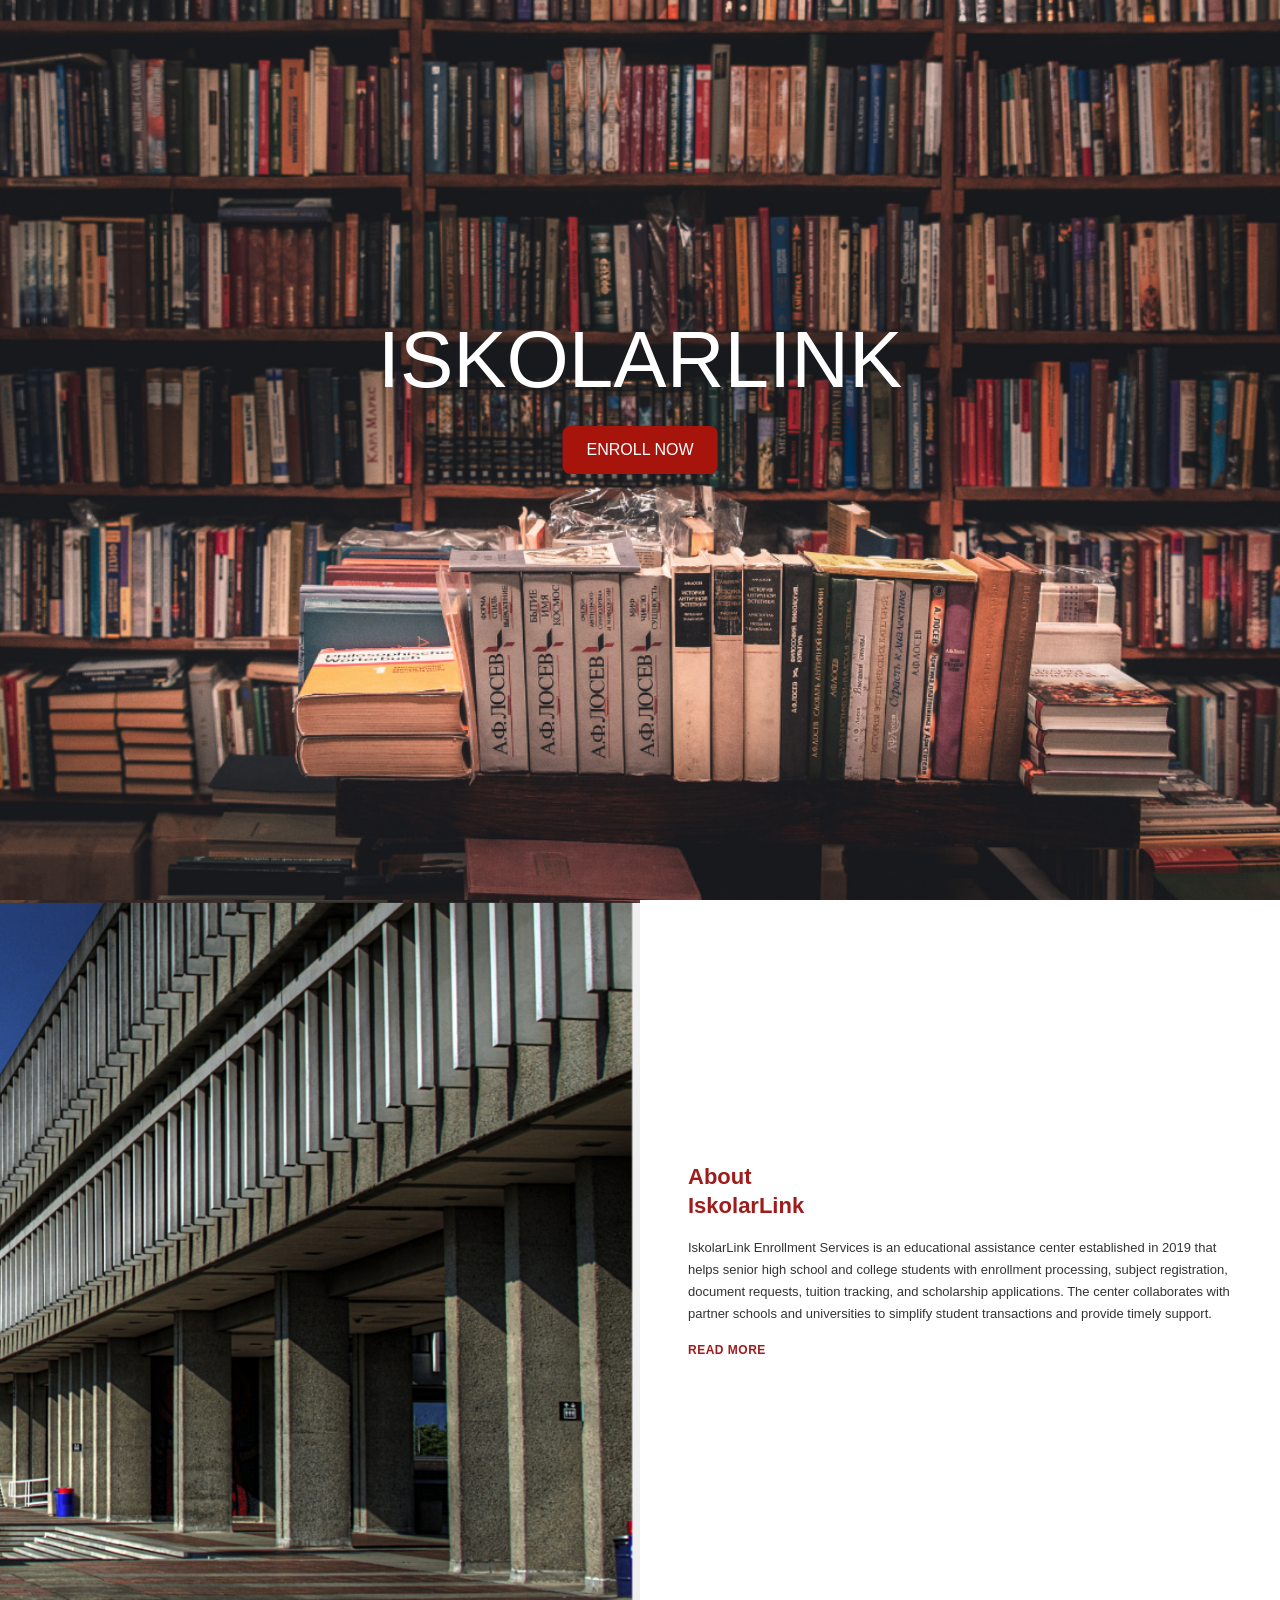
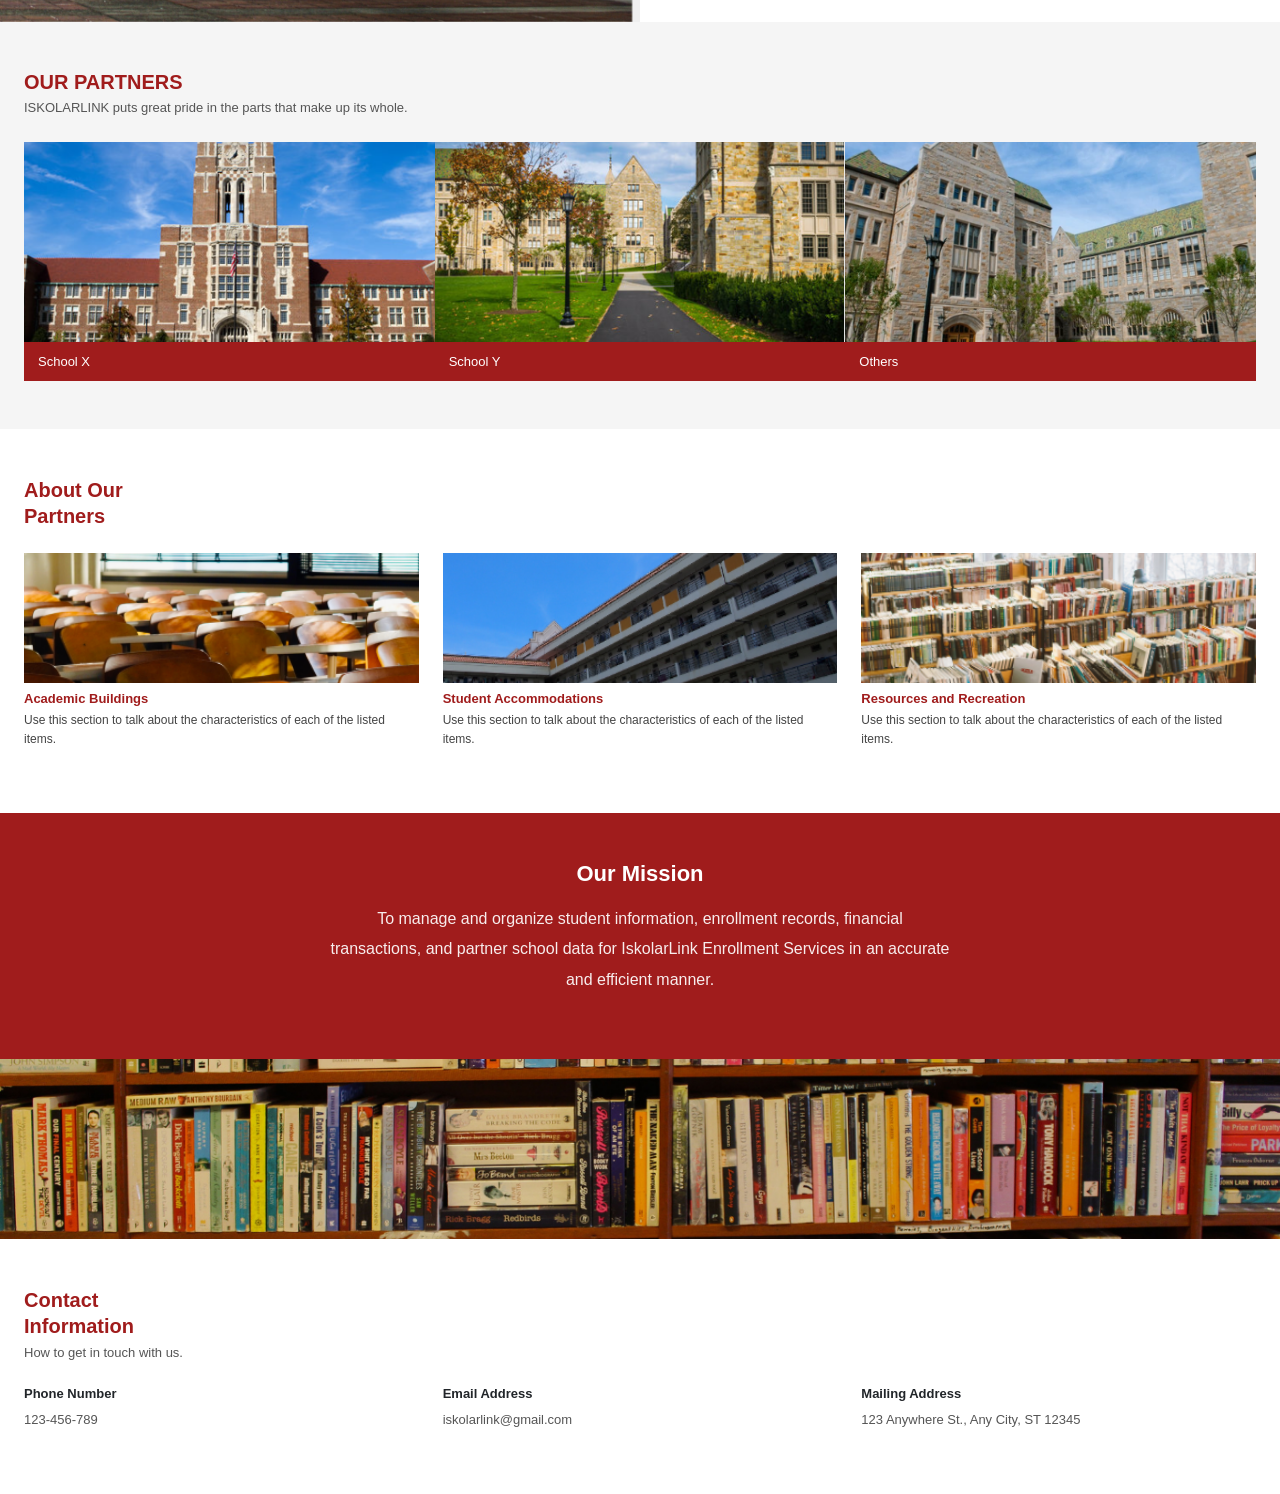
<file: index.html>
<!DOCTYPE html>
<html lang="en">
<head>
  <meta charset="UTF-8">
  <meta name="viewport" content="width=device-width, initial-scale=1.0">
  <title>IskolarLink Enrollment Services</title>
  <link href="https://cdn.jsdelivr.net/npm/bootstrap@5.3.3/dist/css/bootstrap.min.css" rel="stylesheet">
  <link rel="stylesheet" href="./styles/index.css">
</head>
<body>

  <!-- Hero -->
  <div class="hero-container">
  <img src="../assets/IskolarLinkBanner.png" alt="Bookshelf" class="hero-img">
  <h1 class="title">ISKOLARLINK</h1>
  <button class="enroll-btn">ENROLL NOW</button>
</div>

  <!-- About Section -->
  <div class="row g-0">
    <div class="col-md-6">
      <img src="../assets/IskolarLinkAbout.png" alt="Building" class="about-img">
    </div>
    <div class="col-md-6 bg-white p-4 p-lg-5 d-flex flex-column justify-content-center">
      <h2 class="text-darkred fw-bold mb-3" style="font-size:22px; line-height:1.3;">About<br>IskolarLink</h2>
      <p style="font-size:13px; line-height:1.7; color:#333;">IskolarLink Enrollment Services is an educational assistance center established in 2019 that helps senior high school and college students with enrollment processing, subject registration, document requests, tuition tracking, and scholarship applications. The center collaborates with partner schools and universities to simplify student transactions and provide timely support.</p>
      <a href="#" class="read-more">READ MORE</a>
    </div>
  </div>

  <!-- Our Partners -->
  <div class="px-4 py-5" style="background:#f5f5f5;">
    <h2 class="text-darkred fw-bold text-uppercase mb-1" style="font-size:20px;">OUR PARTNERS</h2>
    <p class="mb-4" style="font-size:13px; color:#555;">ISKOLARLINK puts great pride in the parts that make up its whole.</p>
    <div class="row g-0">
      <div class="col-md-4">
        <img src="../assets/IskolarLinkSchoolX.png" alt="School X" class="partner-img">
        <div class="partner-label">School X</div>
      </div>
      <div class="col-md-4">
        <img src="../assets/IskolarLinkSchoolY.png" alt="School Y" class="partner-img">
        <div class="partner-label">School Y</div>
      </div>
      <div class="col-md-4">
        <img src="../assets/IskolarLinkSchoolOthers.png" alt="Others" class="partner-img">
        <div class="partner-label">Others</div>
      </div>
    </div>
  </div>

  <!-- About Our Partners -->
  <div class="px-4 py-5 bg-white">
    <h2 class="text-darkred fw-bold mb-4" style="font-size:20px; line-height:1.3;">About Our<br>Partners</h2>
    <div class="row g-4">
      <div class="col-md-4">
        <img src="../assets/IskolarLinkPartners1.png" alt="Academic Buildings" class="ap-img mb-2">
        <h4 class="ap-title mb-1">Academic Buildings</h4>
        <p style="font-size:12px; color:#444; line-height:1.6;">Use this section to talk about the characteristics of each of the listed items.</p>
      </div>
      <div class="col-md-4">
        <img src="../assets/IskolarLinkPartners2.png" alt="Student Accommodations" class="ap-img mb-2">
        <h4 class="ap-title mb-1">Student Accommodations</h4>
        <p style="font-size:12px; color:#444; line-height:1.6;">Use this section to talk about the characteristics of each of the listed items.</p>
      </div>
      <div class="col-md-4">
        <img src="../assets/IskolarLinkPartners3.png" alt="Resources and Recreation" class="ap-img mb-2">
        <h4 class="ap-title mb-1">Resources and Recreation</h4>
        <p style="font-size:12px; color:#444; line-height:1.6;">Use this section to talk about the characteristics of each of the listed items.</p>
      </div>
    </div>
  </div>

  <!-- Mission -->
  <div class="bg-darkred text-white text-center py-5 px-4">
    <h2 class="fw-bold mb-3" style="font-size:22px;">Our Mission</h2>
    <p class="mx-auto" style="font-size:16px; line-height:1.9; max-width:620px; color:rgba(255,255,255,0.92);">
      To manage and organize student information, enrollment records, financial transactions, and partner school data for IskolarLink Enrollment Services in an accurate and efficient manner.
    </p>
  </div>

  <!-- Footer Banner -->
  <img src="../assets/IskolarLinkFooter.png" alt="Books" class="footer-banner">

  <!-- Contact -->
  <div class="px-4 py-5 bg-white">
    <h2 class="text-darkred fw-bold mb-1" style="font-size:20px; line-height:1.3;">Contact<br>Information</h2>
    <p class="mb-4" style="font-size:13px; color:#555;">How to get in touch with us.</p>
    <div class="row g-4">
      <div class="col-md-4">
        <h6 class="fw-bold" style="font-size:13px;">Phone Number</h6>
        <p style="font-size:13px; color:#555;">123-456-789</p>
      </div>
      <div class="col-md-4">
        <h6 class="fw-bold" style="font-size:13px;">Email Address</h6>
        <p style="font-size:13px; color:#555;">iskolarlink@gmail.com</p>
      </div>
      <div class="col-md-4">
        <h6 class="fw-bold" style="font-size:13px;">Mailing Address</h6>
        <p style="font-size:13px; color:#555;">123 Anywhere St., Any City, ST 12345</p>
      </div>
    </div>
  </div>

  <script src="https://cdn.jsdelivr.net/npm/bootstrap@5.3.3/dist/js/bootstrap.bundle.min.js"></script>
</body>
</html>
</file>
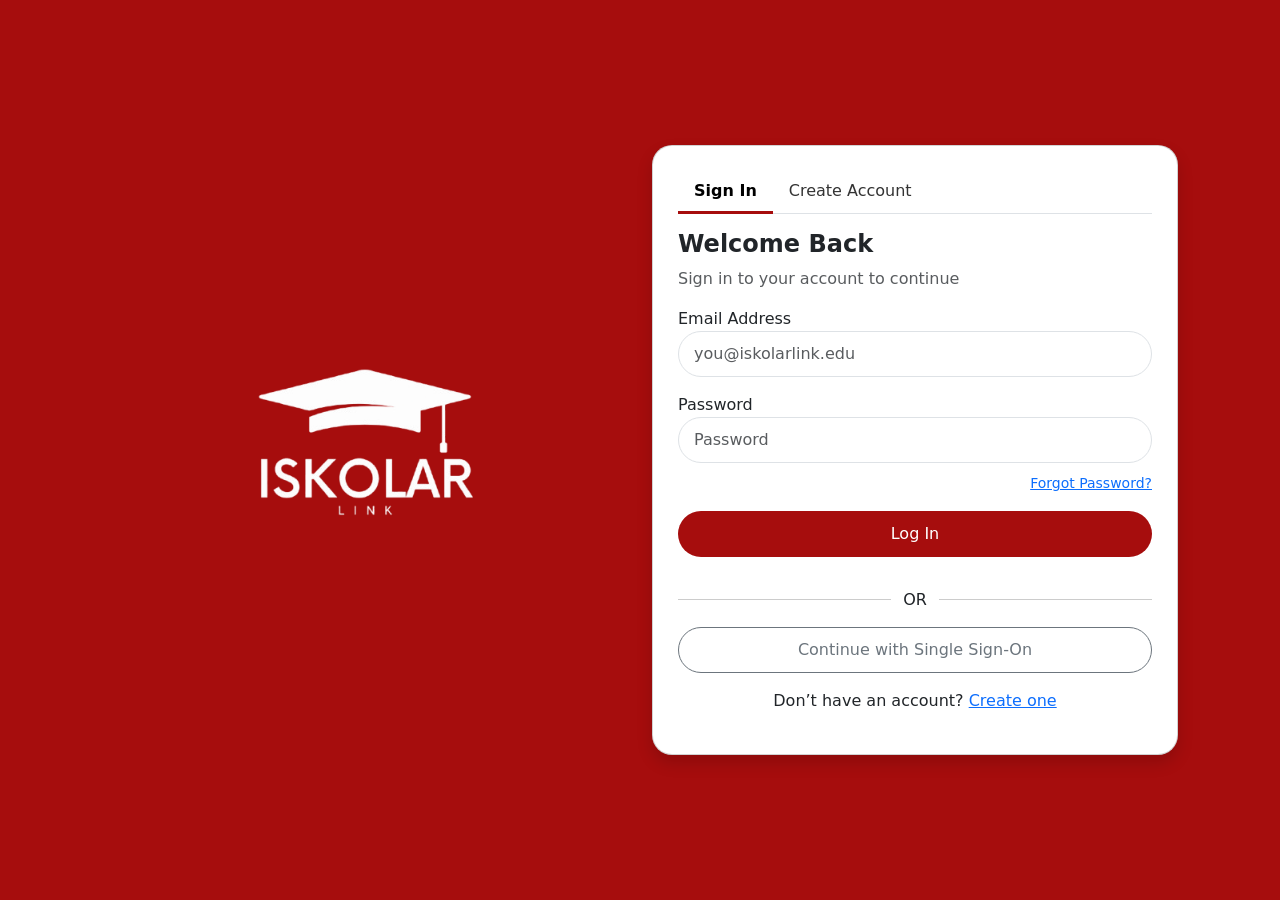
<file: login.html>
<!DOCTYPE html>
<html lang="en">

<head>
    <meta charset="UTF-8">
    <meta name="viewport" content="width=device-width, initial-scale=1.0">
    <title>Iskolar Link Login</title>
    <link href="https://cdn.jsdelivr.net/npm/bootstrap@5.3.3/dist/css/bootstrap.min.css" rel="stylesheet">
    <link rel="stylesheet" href="./styles/login.css">
    <style>


    </style>
</head>

<body>

    <div class="container login-container">
        <div class="row align-items-center">

            <div class="col-md-6 left-side">
                <img src="../assets/ISKLINKsquare.png" alt="Logo" class="left-img-logo">
            </div>

            <div class="col-md-6">
                <div class="card shadow">

                    <ul class="nav nav-tabs mb-3">
                        <li class="nav-item">
                            <a class="nav-link active" href="#">Sign In</a>
                        </li>
                        <li class="nav-item">
                            <a class="nav-link" href="#">Create Account</a>
                        </li>
                    </ul>

                    <h4 class="fw-bold">Welcome Back</h4>
                    <p class="text-muted">Sign in to your account to continue</p>

                    <div class="mb-3">
                        <label>Email Address</label>
                        <input type="email" class="form-control" placeholder="you@iskolarlink.edu">
                    </div>

                    <div class="mb-2">
                        <label>Password</label>
                        <input type="password" class="form-control" placeholder="Password">
                    </div>

                    <div class="text-end mb-3">
                        <a href="#" class="small">Forgot Password?</a>
                    </div>

                    <button class="btn btn-login w-100 mb-3">Log In</button>

                    <div class="divider">OR</div>

                    <button class="btn btn-outline-secondary w-100 btn-sso">
                        Continue with Single Sign-On
                    </button>

                    <p class="text-center mt-3">
                        Don’t have an account? <a href="#">Create one</a>
                    </p>

                </div>
            </div>

        </div>
    </div>

</body>

</html>
</file>
<file: styles/index.css>
body {
    font-family: Arial, sans-serif;
}

.text-darkred {
    color: #A01C1C;
}

.bg-darkred {
    background-color: #A01C1C;
}

.hero-img {
    width: 100%;
    height: 100vh;
    object-fit: cover;
    display: block;
}

.about-img {
    width: 100%;
    height: 100%;
    min-height: 280px;
    object-fit: cover;
    display: block;
}

.partner-img {
    width: 100%;
    height: 200px;
    object-fit: cover;
    display: block;
}

.ap-img {
    width: 100%;
    height: 130px;
    object-fit: cover;
    display: block;
}

.footer-banner {
    width: 100%;
    height: 180px;
    object-fit: cover;
    display: block;
}

.read-more {
    color: #A01C1C;
    font-size: 12px;
    font-weight: 700;
    text-decoration: none;
    text-transform: uppercase;
    letter-spacing: 0.5px;
}

.partner-label {
    background-color: #A01C1C;
    color: white;
    padding: 10px 14px;
    font-size: 13px;
    font-weight: 500;
}

.ap-title {
    color: #A01C1C;
    font-size: 13px;
    font-weight: 700;
}

.hero-container {
    position: relative;
    width: 100%;
}

.hero-img {
    width: 100%;
    display: block;
}

.enroll-btn {
    position: absolute;
    top: 50%;
    left: 50%;
    transform: translate(-50%, -50%);
    animation: fade-in-top-btn 1s ease-out;
    padding: 12px 24px;
    font-size: 16px;
    background-color: #a6140c;
    color: white;
    border: none;
    cursor: pointer;
    border-radius: 8px;
}

.title {
    position: absolute;
    top: 50%;
    left: 50%;
    transform: translate(-50%, -125%);
    animation: fade-in-top 1s ease-out;
    padding: 12px 24px;
    font-size: 5rem;
    color: white;
    border: none;
    cursor: pointer;
    border-radius: 8px;
}


@keyframes fade-in-top {
    0% {
        opacity: 0;
        transform: translate(-50%, -175%);
    }

    100% {
        opacity: 1;
        transform: translate(-50%, -125%);
    }
}

@keyframes fade-in-top-btn {
    0% {
        opacity: 0;
        transform: translate(-50%, -100%);
    }

    100% {
        opacity: 1;
        transform: translate(-50%, -50%);
    }
}
</file>
<file: styles/login.css>
body {
    background-color: #a60d0d;
    height: 100vh;
    display: flex;
    align-items: center;
    justify-content: center;
}

.login-container {
    max-width: 1100px;
    width: 100%;
}

.left-side {
    color: white;
    text-align: center;
}

.left-side img {
    width: 25em;
    margin-bottom: 20px;
}

.card {
    border-radius: 20px;
    padding: 25px;
}

.nav-tabs .nav-link {
    transition: all 0.3s ease;
    border: none;
    color: #333;
}

.nav-tabs .nav-link:hover {
    border-bottom: 3px solid #a60d0d;
}

.nav-tabs .nav-link.active {
    border-bottom: 3px solid #a60d0d;
    font-weight: bold;
}

.form-control {
    border-radius: 30px;
    padding: 10px 15px;
}

.btn-login {
    background-color: #a60d0d;
    color: white;
    border-radius: 30px;
    padding: 10px;
}

.btn-login:hover {
    background-color: #8b0b0b;
}

.btn-sso {
    border-radius: 30px;
    padding: 10px;
}

.divider {
    display: flex;
    align-items: center;
    text-align: center;
    margin: 15px 0;
}

.divider::before,
.divider::after {
    content: "";
    flex: 1;
    border-bottom: 1px solid #ccc;
}

.divider:not(:empty)::before {
    margin-right: .75em;
}

.divider:not(:empty)::after {
    margin-left: .75em;
}
</file>
